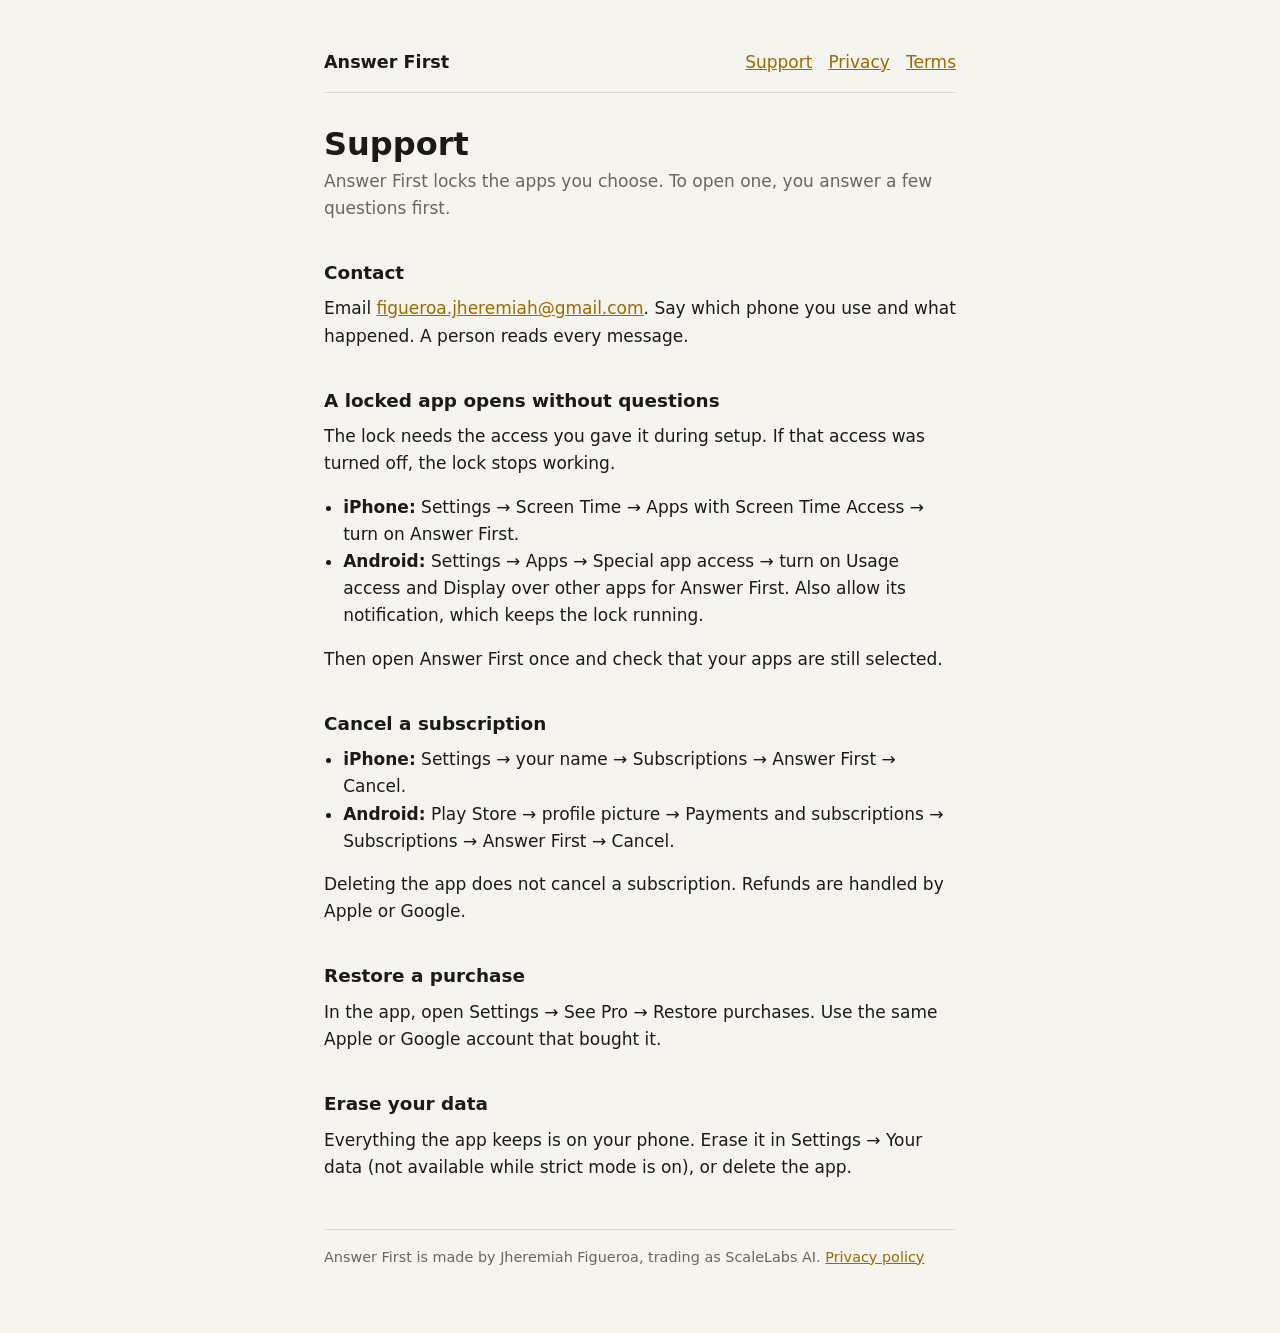
<file: index.html>
<!doctype html>
<html lang="en">
<head>
<meta charset="utf-8">
<meta name="viewport" content="width=device-width, initial-scale=1">
<title>Answer First: Support</title>
<meta name="description" content="Help and contact for Answer First, the app that locks distracting apps behind a few questions.">
<link rel="stylesheet" href="style.css">
</head>
<body>
<main>
<header><strong>Answer First</strong><nav><a href="./">Support</a><a href="privacy.html">Privacy</a><a href="terms.html">Terms</a></nav></header>

<h1>Support</h1>
<p class="muted">Answer First locks the apps you choose. To open one, you answer a few questions first.</p>

<h2>Contact</h2>
<p>Email <a href="mailto:figueroa.jheremiah@gmail.com">figueroa.jheremiah@gmail.com</a>. Say which phone you use and what happened. A person reads every message.</p>

<h2>A locked app opens without questions</h2>
<p>The lock needs the access you gave it during setup. If that access was turned off, the lock stops working.</p>
<ul>
<li><strong>iPhone:</strong> Settings → Screen Time → Apps with Screen Time Access → turn on Answer First.</li>
<li><strong>Android:</strong> Settings → Apps → Special app access → turn on Usage access and Display over other apps for Answer First. Also allow its notification, which keeps the lock running.</li>
</ul>
<p>Then open Answer First once and check that your apps are still selected.</p>

<h2>Cancel a subscription</h2>
<ul>
<li><strong>iPhone:</strong> Settings → your name → Subscriptions → Answer First → Cancel.</li>
<li><strong>Android:</strong> Play Store → profile picture → Payments and subscriptions → Subscriptions → Answer First → Cancel.</li>
</ul>
<p>Deleting the app does not cancel a subscription. Refunds are handled by Apple or Google.</p>

<h2>Restore a purchase</h2>
<p>In the app, open Settings → See Pro → Restore purchases. Use the same Apple or Google account that bought it.</p>

<h2>Erase your data</h2>
<p>Everything the app keeps is on your phone. Erase it in Settings → Your data (not available while strict mode is on), or delete the app.</p>

<footer>Answer First is made by Jheremiah Figueroa, trading as ScaleLabs AI. <a href="privacy.html">Privacy policy</a></footer>
</main>
</body>
</html>
</file>
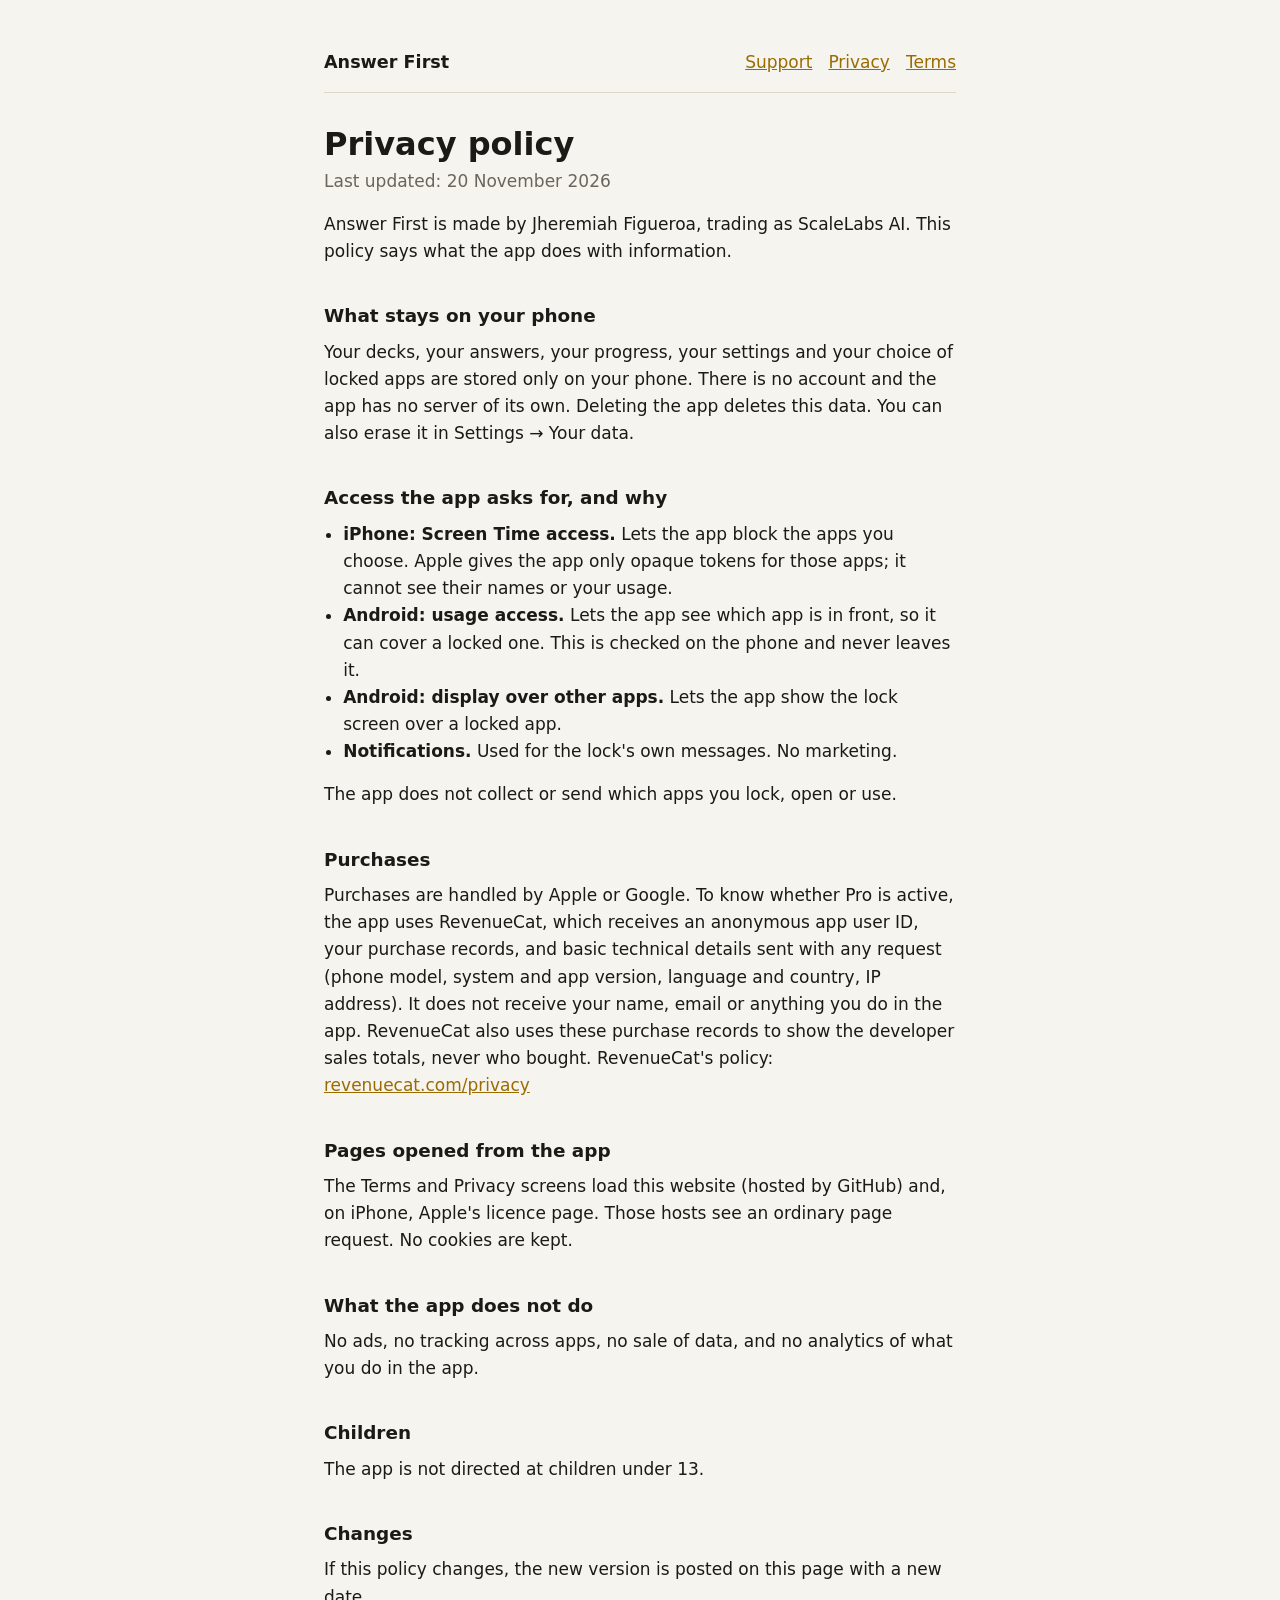
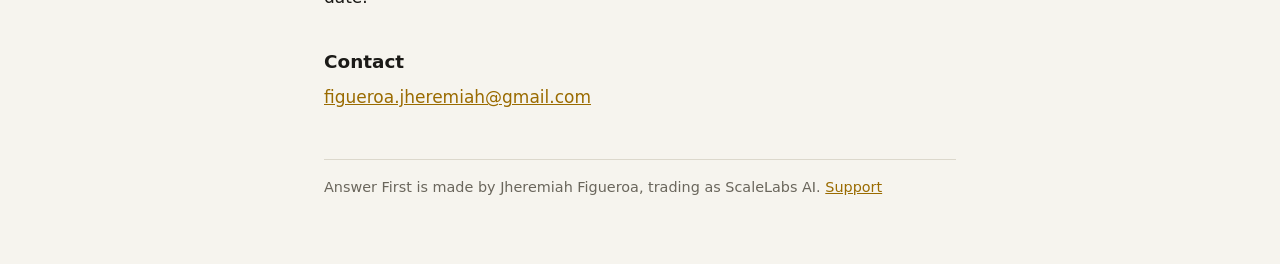
<file: privacy.html>
<!doctype html>
<html lang="en">
<head>
<meta charset="utf-8">
<meta name="viewport" content="width=device-width, initial-scale=1">
<title>Answer First: Privacy policy</title>
<meta name="description" content="What Answer First does with information.">
<link rel="stylesheet" href="style.css">
</head>
<body>
<main>
<header><strong>Answer First</strong><nav><a href="./">Support</a><a href="privacy.html">Privacy</a><a href="terms.html">Terms</a></nav></header>

<h1>Privacy policy</h1>
<p class="muted">Last updated: 20 November 2026</p>
<p>Answer First is made by Jheremiah Figueroa, trading as ScaleLabs AI. This policy says what the app does with information.</p>

<h2>What stays on your phone</h2>
<p>Your decks, your answers, your progress, your settings and your choice of locked apps are stored only on your phone. There is no account and the app has no server of its own. Deleting the app deletes this data. You can also erase it in Settings → Your data.</p>

<h2>Access the app asks for, and why</h2>
<ul>
<li><strong>iPhone: Screen Time access.</strong> Lets the app block the apps you choose. Apple gives the app only opaque tokens for those apps; it cannot see their names or your usage.</li>
<li><strong>Android: usage access.</strong> Lets the app see which app is in front, so it can cover a locked one. This is checked on the phone and never leaves it.</li>
<li><strong>Android: display over other apps.</strong> Lets the app show the lock screen over a locked app.</li>
<li><strong>Notifications.</strong> Used for the lock's own messages. No marketing.</li>
</ul>
<p>The app does not collect or send which apps you lock, open or use.</p>

<h2>Purchases</h2>
<p>Purchases are handled by Apple or Google. To know whether Pro is active, the app uses RevenueCat, which receives an anonymous app user ID, your purchase records, and basic technical details sent with any request (phone model, system and app version, language and country, IP address). It does not receive your name, email or anything you do in the app. RevenueCat also uses these purchase records to show the developer sales totals, never who bought. RevenueCat's policy: <a href="https://www.revenuecat.com/privacy">revenuecat.com/privacy</a></p>

<h2>Pages opened from the app</h2>
<p>The Terms and Privacy screens load this website (hosted by GitHub) and, on iPhone, Apple's licence page. Those hosts see an ordinary page request. No cookies are kept.</p>

<h2>What the app does not do</h2>
<p>No ads, no tracking across apps, no sale of data, and no analytics of what you do in the app.</p>

<h2>Children</h2>
<p>The app is not directed at children under 13.</p>

<h2>Changes</h2>
<p>If this policy changes, the new version is posted on this page with a new date.</p>

<h2>Contact</h2>
<p><a href="mailto:figueroa.jheremiah@gmail.com">figueroa.jheremiah@gmail.com</a></p>

<footer>Answer First is made by Jheremiah Figueroa, trading as ScaleLabs AI. <a href="./">Support</a></footer>
</main>
</body>
</html>
</file>
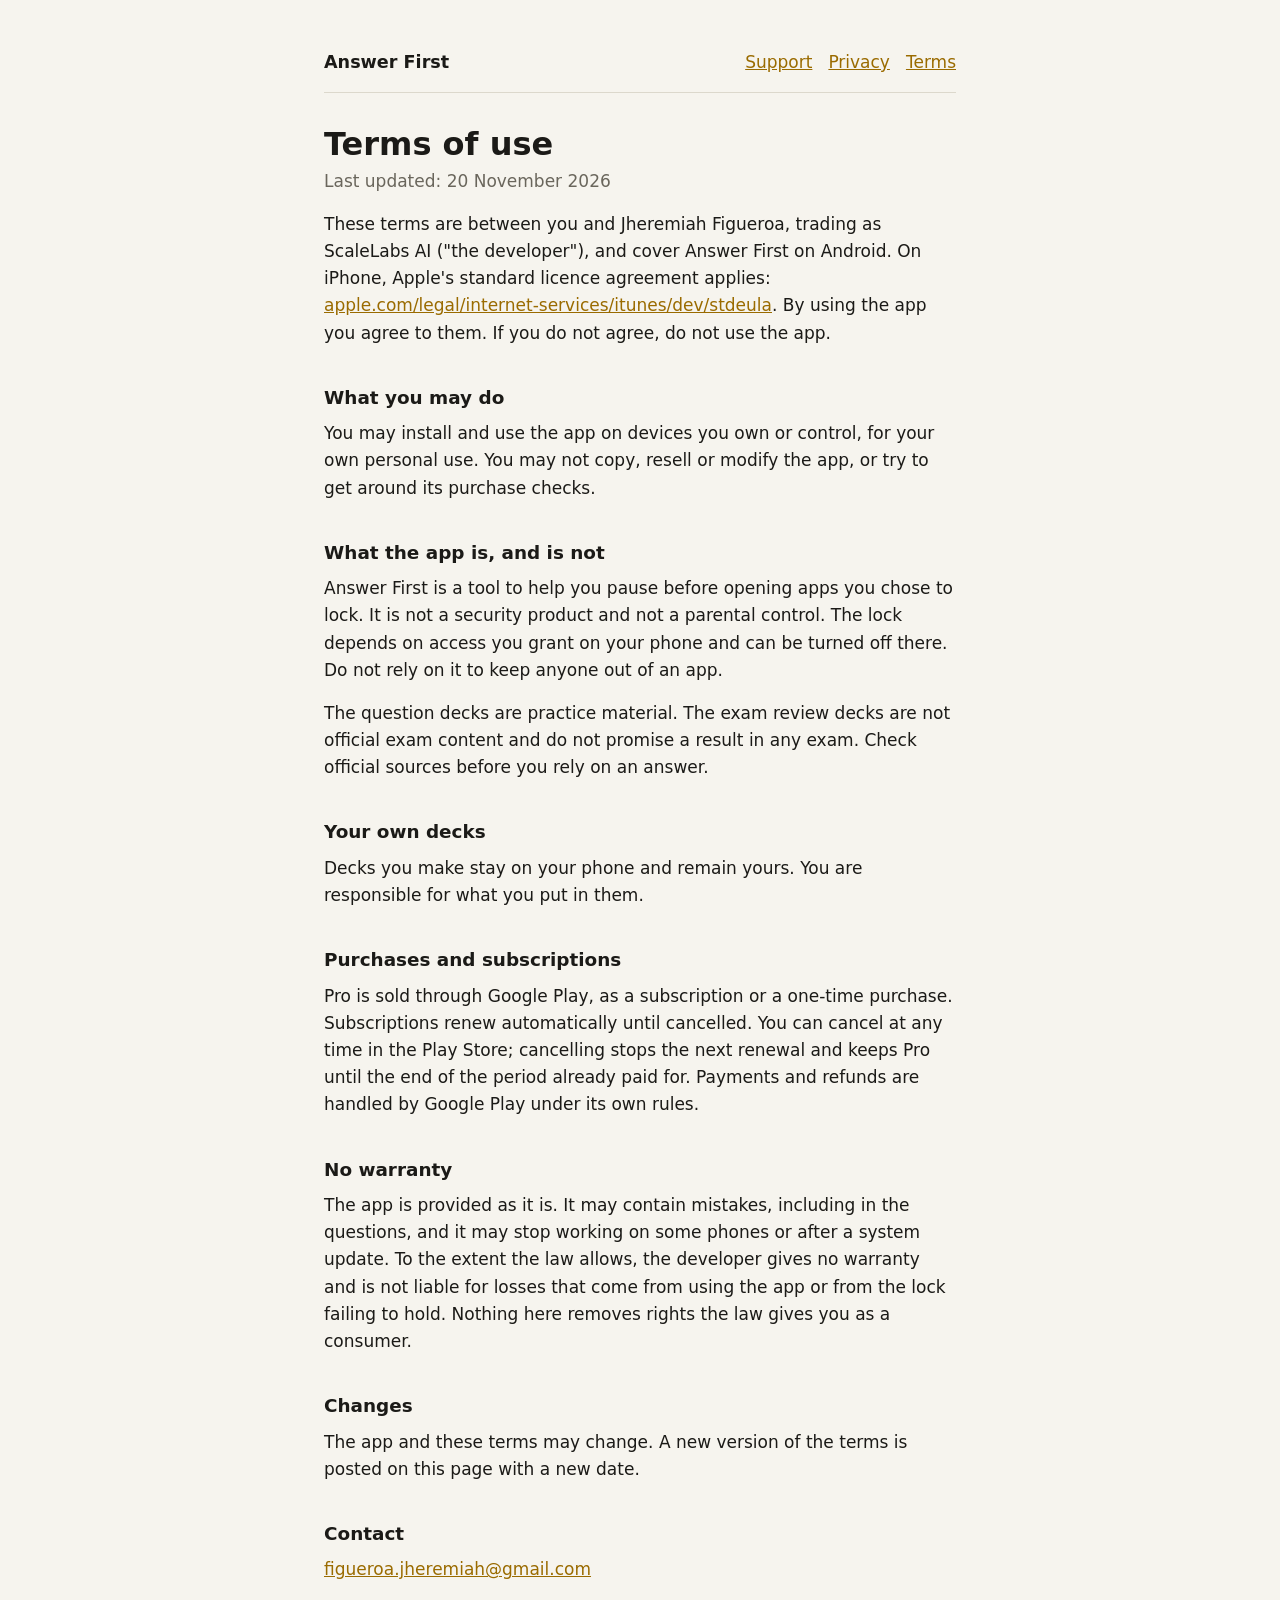
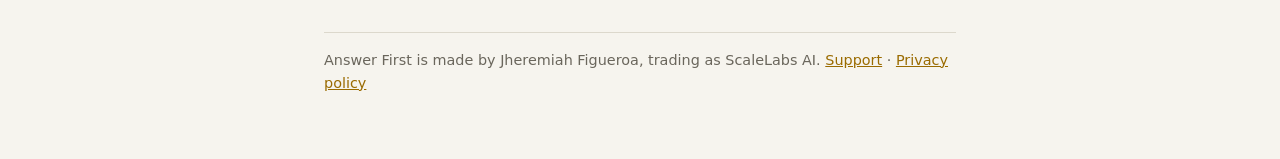
<file: terms.html>
<!doctype html>
<html lang="en">
<head>
<meta charset="utf-8">
<meta name="viewport" content="width=device-width, initial-scale=1">
<title>Answer First: Terms of use</title>
<meta name="description" content="The terms for using Answer First.">
<link rel="stylesheet" href="style.css">
</head>
<body>
<main>
<header><strong>Answer First</strong><nav><a href="./">Support</a><a href="privacy.html">Privacy</a><a href="terms.html">Terms</a></nav></header>

<h1>Terms of use</h1>
<p class="muted">Last updated: 20 November 2026</p>
<p>These terms are between you and Jheremiah Figueroa, trading as ScaleLabs AI ("the developer"), and cover Answer First on Android. On iPhone, Apple's standard licence agreement applies: <a href="https://www.apple.com/legal/internet-services/itunes/dev/stdeula/">apple.com/legal/internet-services/itunes/dev/stdeula</a>. By using the app you agree to them. If you do not agree, do not use the app.</p>

<h2>What you may do</h2>
<p>You may install and use the app on devices you own or control, for your own personal use. You may not copy, resell or modify the app, or try to get around its purchase checks.</p>

<h2>What the app is, and is not</h2>
<p>Answer First is a tool to help you pause before opening apps you chose to lock. It is not a security product and not a parental control. The lock depends on access you grant on your phone and can be turned off there. Do not rely on it to keep anyone out of an app.</p>
<p>The question decks are practice material. The exam review decks are not official exam content and do not promise a result in any exam. Check official sources before you rely on an answer.</p>

<h2>Your own decks</h2>
<p>Decks you make stay on your phone and remain yours. You are responsible for what you put in them.</p>

<h2>Purchases and subscriptions</h2>
<p>Pro is sold through Google Play, as a subscription or a one-time purchase. Subscriptions renew automatically until cancelled. You can cancel at any time in the Play Store; cancelling stops the next renewal and keeps Pro until the end of the period already paid for. Payments and refunds are handled by Google Play under its own rules.</p>

<h2>No warranty</h2>
<p>The app is provided as it is. It may contain mistakes, including in the questions, and it may stop working on some phones or after a system update. To the extent the law allows, the developer gives no warranty and is not liable for losses that come from using the app or from the lock failing to hold. Nothing here removes rights the law gives you as a consumer.</p>

<h2>Changes</h2>
<p>The app and these terms may change. A new version of the terms is posted on this page with a new date.</p>

<h2>Contact</h2>
<p><a href="mailto:figueroa.jheremiah@gmail.com">figueroa.jheremiah@gmail.com</a></p>

<footer>Answer First is made by Jheremiah Figueroa, trading as ScaleLabs AI. <a href="./">Support</a> · <a href="privacy.html">Privacy policy</a></footer>
</main>
</body>
</html>
</file>
<file: style.css>
:root { --bg: #f6f4ee; --fg: #1b1a17; --muted: #6a665c; --line: #dcd8cc; --accent: #9a6b00; }
@media (prefers-color-scheme: dark) {
  :root { --bg: #141311; --fg: #f1eee6; --muted: #a39e91; --line: #2e2c27; --accent: #e8b53a; color-scheme: dark; }
}
* { box-sizing: border-box; }
body { margin: 0; background: var(--bg); color: var(--fg); font: 17px/1.6 system-ui, -apple-system, "Segoe UI", Roboto, sans-serif; }
main { max-width: 42rem; margin: 0 auto; padding: 3rem 1.25rem 4rem; }
header { display: flex; justify-content: space-between; align-items: baseline; gap: 1rem; flex-wrap: wrap; border-bottom: 1px solid var(--line); padding-bottom: 1rem; margin-bottom: 2rem; }
header strong { font-size: 1.1rem; }
nav a { margin-left: 1rem; }
nav a:first-child { margin-left: 0; }
a { color: var(--accent); }
h1 { font-size: 2rem; line-height: 1.2; margin: 0 0 0.25rem; text-wrap: balance; }
h2 { font-size: 1.15rem; margin: 2.25rem 0 0.5rem; }
p, ul { margin: 0 0 1rem; }
ul { padding-left: 1.2rem; }
.muted { color: var(--muted); }
footer { border-top: 1px solid var(--line); margin-top: 3rem; padding-top: 1rem; color: var(--muted); font-size: 0.9rem; }
</file>
